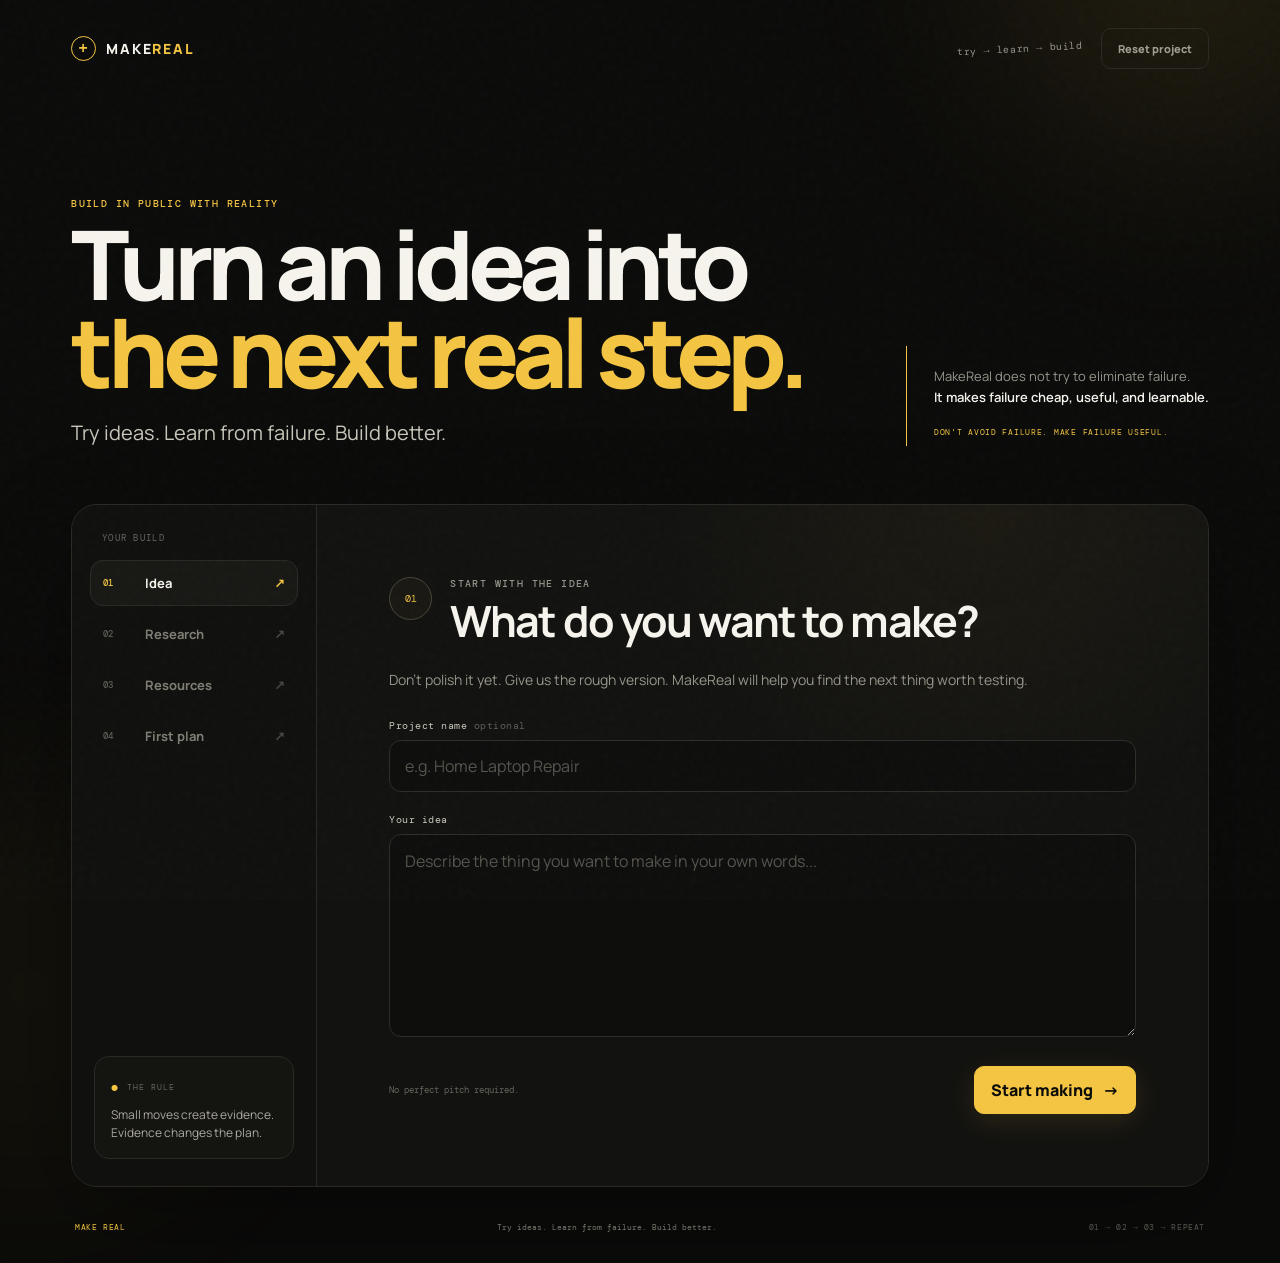
<file: index.html>
<!doctype html>
<html lang="en">
<head>
  <meta charset="UTF-8" />
  <meta name="viewport" content="width=device-width, initial-scale=1.0" />
  <meta name="theme-color" content="#0b0b0a" />
  <meta name="description" content="MakeReal helps you turn ideas into real next steps, using the resources you already have." />
  <title>MakeReal — Try ideas. Learn from failure. Build better.</title>
  <link rel="preconnect" href="https://fonts.googleapis.com" />
  <link rel="preconnect" href="https://fonts.gstatic.com" crossorigin />
  <link href="https://fonts.googleapis.com/css2?family=DM+Mono:wght@400;500&family=Manrope:wght@400;500;600;700;800&display=swap" rel="stylesheet" />
  <link rel="stylesheet" href="style.css" />
</head>
<body>
  <div class="ambient ambient-one" aria-hidden="true"></div>
  <div class="ambient ambient-two" aria-hidden="true"></div>

  <main class="app-shell">
    <header class="topbar">
      <a class="brand" href="#" aria-label="MakeReal home" data-brand>
        <span class="brand-mark">+</span>
        <span>MAKE<span>REAL</span></span>
      </a>
      <div class="topbar-right">
        <p class="floating-note note-one">try → learn → build</p>
        <button id="resetBtn" class="ghost-button" type="button">Reset project</button>
      </div>
    </header>

    <section class="hero-intro" aria-labelledby="heroTitle">
      <div class="hero-copy">
        <p class="eyebrow yellow">BUILD IN PUBLIC WITH REALITY</p>
        <h1 id="heroTitle">Turn an idea into<br /><span>the next real step.</span></h1>
        <p class="hero-subtitle">Try ideas. Learn from failure. Build better.</p>
      </div>
      <div class="manifesto" aria-label="MakeReal philosophy">
        <span class="manifesto-line"></span>
        <p>MakeReal does not try to eliminate failure.<br /><strong>It makes failure cheap, useful, and learnable.</strong></p>
        <span class="manifesto-tag">DON'T AVOID FAILURE. MAKE FAILURE USEFUL.</span>
      </div>
    </section>

    <section id="workspace" class="workspace">
      <aside class="sidebar">
        <div>
          <p class="sidebar-label">YOUR BUILD</p>
          <nav aria-label="Project stages">
            <button class="nav-item active" data-section="idea" type="button">
              <span class="nav-number">01</span><span>Idea</span><span class="nav-arrow">↗</span>
            </button>
            <button class="nav-item" data-section="research" type="button">
              <span class="nav-number">02</span><span>Research</span><span class="nav-arrow">↗</span>
            </button>
            <button class="nav-item" data-section="resources" type="button">
              <span class="nav-number">03</span><span>Resources</span><span class="nav-arrow">↗</span>
            </button>
            <button class="nav-item" data-section="plan" type="button">
              <span class="nav-number">04</span><span>First plan</span><span class="nav-arrow">↗</span>
            </button>
          </nav>
        </div>
        <div class="principle">
          <span class="principle-dot">●</span>
          <span class="principle-label">THE RULE</span>
          <p>Small moves create evidence. Evidence changes the plan.</p>
        </div>
      </aside>

      <section class="content">
        <div id="ideaSection" class="stage">
          <div class="stage-heading">
            <span class="step-number">01</span>
            <div>
              <p class="eyebrow">START WITH THE IDEA</p>
              <h2>What do you want to make?</h2>
            </div>
          </div>
          <p class="stage-intro">Don't polish it yet. Give us the rough version. MakeReal will help you find the next thing worth testing.</p>
          <label for="projectName">Project name <span>optional</span></label>
          <input id="projectName" type="text" maxlength="80" placeholder="e.g. Home Laptop Repair" autocomplete="off" />
          <label for="ideaInput">Your idea</label>
          <textarea id="ideaInput" maxlength="2000" rows="7" placeholder="Describe the thing you want to make in your own words..."></textarea>
          <div class="form-footer">
            <span class="micro-copy">No perfect pitch required.</span>
            <button id="ideaNext" class="primary-button" type="button">Start making <span>→</span></button>
          </div>
        </div>

        <div id="researchSection" class="stage hidden">
          <div class="stage-heading">
            <span class="step-number">02</span>
            <div>
              <p class="eyebrow">RESEARCH BEFORE BUILDING</p>
              <h2>Answer the right questions before you move.</h2>
            </div>
          </div>
          <p class="stage-intro">Với mỗi ý tưởng, hãy kiểm tra xem khách hàng thật sự là ai, họ đang cần gì, và liệu giải pháp của bạn đang đi đúng hướng hay chưa.</p>
          <div id="researchForm" class="research-grid"></div>
          <div class="form-footer">
            <span class="micro-copy">Good research reduces fake confidence.</span>
            <button id="researchNext" class="primary-button" type="button">Continue to resources <span>→</span></button>
          </div>
        </div>

        <div id="resourcesSection" class="stage hidden">
          <div class="stage-heading">
            <span class="step-number">03</span>
            <div>
              <p class="eyebrow">START WITH WHAT YOU HAVE</p>
              <h2>What resources do you already have?</h2>
            </div>
          </div>
          <p class="stage-intro">Money is only one resource. Time, skills, people, knowledge, equipment and an audience can all move an idea forward.</p>
          <div id="resourceList" class="resource-list"></div>
          <div class="resource-form">
            <select id="resourceType" aria-label="Resource type">
              <option value="time">Time</option>
              <option value="money">Money</option>
              <option value="skill">Skill</option>
              <option value="knowledge">Knowledge</option>
              <option value="people">People</option>
              <option value="equipment">Equipment</option>
              <option value="audience">Audience</option>
              <option value="other">Other</option>
            </select>
            <input id="resourceInput" type="text" maxlength="160" placeholder="e.g. 2 hours every evening" autocomplete="off" />
            <button id="addResource" class="secondary-button" type="button">Add <span>+</span></button>
          </div>
          <div class="form-footer">
            <span class="micro-copy">Start from reality, not fantasy.</span>
            <button id="resourceNext" class="primary-button" type="button">Build my first plan <span>→</span></button>
          </div>
        </div>

        <div id="planSection" class="stage hidden">
          <div class="stage-heading">
            <span class="step-number">04</span>
            <div>
              <p class="eyebrow">MAKE A MOVE</p>
              <h2>Your first plan</h2>
            </div>
          </div>
          <div id="projectSummary" class="summary-card"></div>
          <div class="plan-heading-row">
            <span class="eyebrow">THREE SMALL MOVES</span>
            <span class="floating-chip">EVIDENCE &gt; ASSUMPTIONS</span>
          </div>
          <div id="planList" class="plan-list"></div>
          <div id="nextAction" class="next-action"></div>
        </div>
      </section>
    </section>

    <footer class="footer-manifesto">
      <span>MAKE REAL</span>
      <p>Try ideas. Learn from failure. Build better.</p>
      <span>01 → 02 → 03 → repeat</span>
    </footer>
  </main>
  <script type="module" src="app.js"></script>
</body>
</html>
</file>
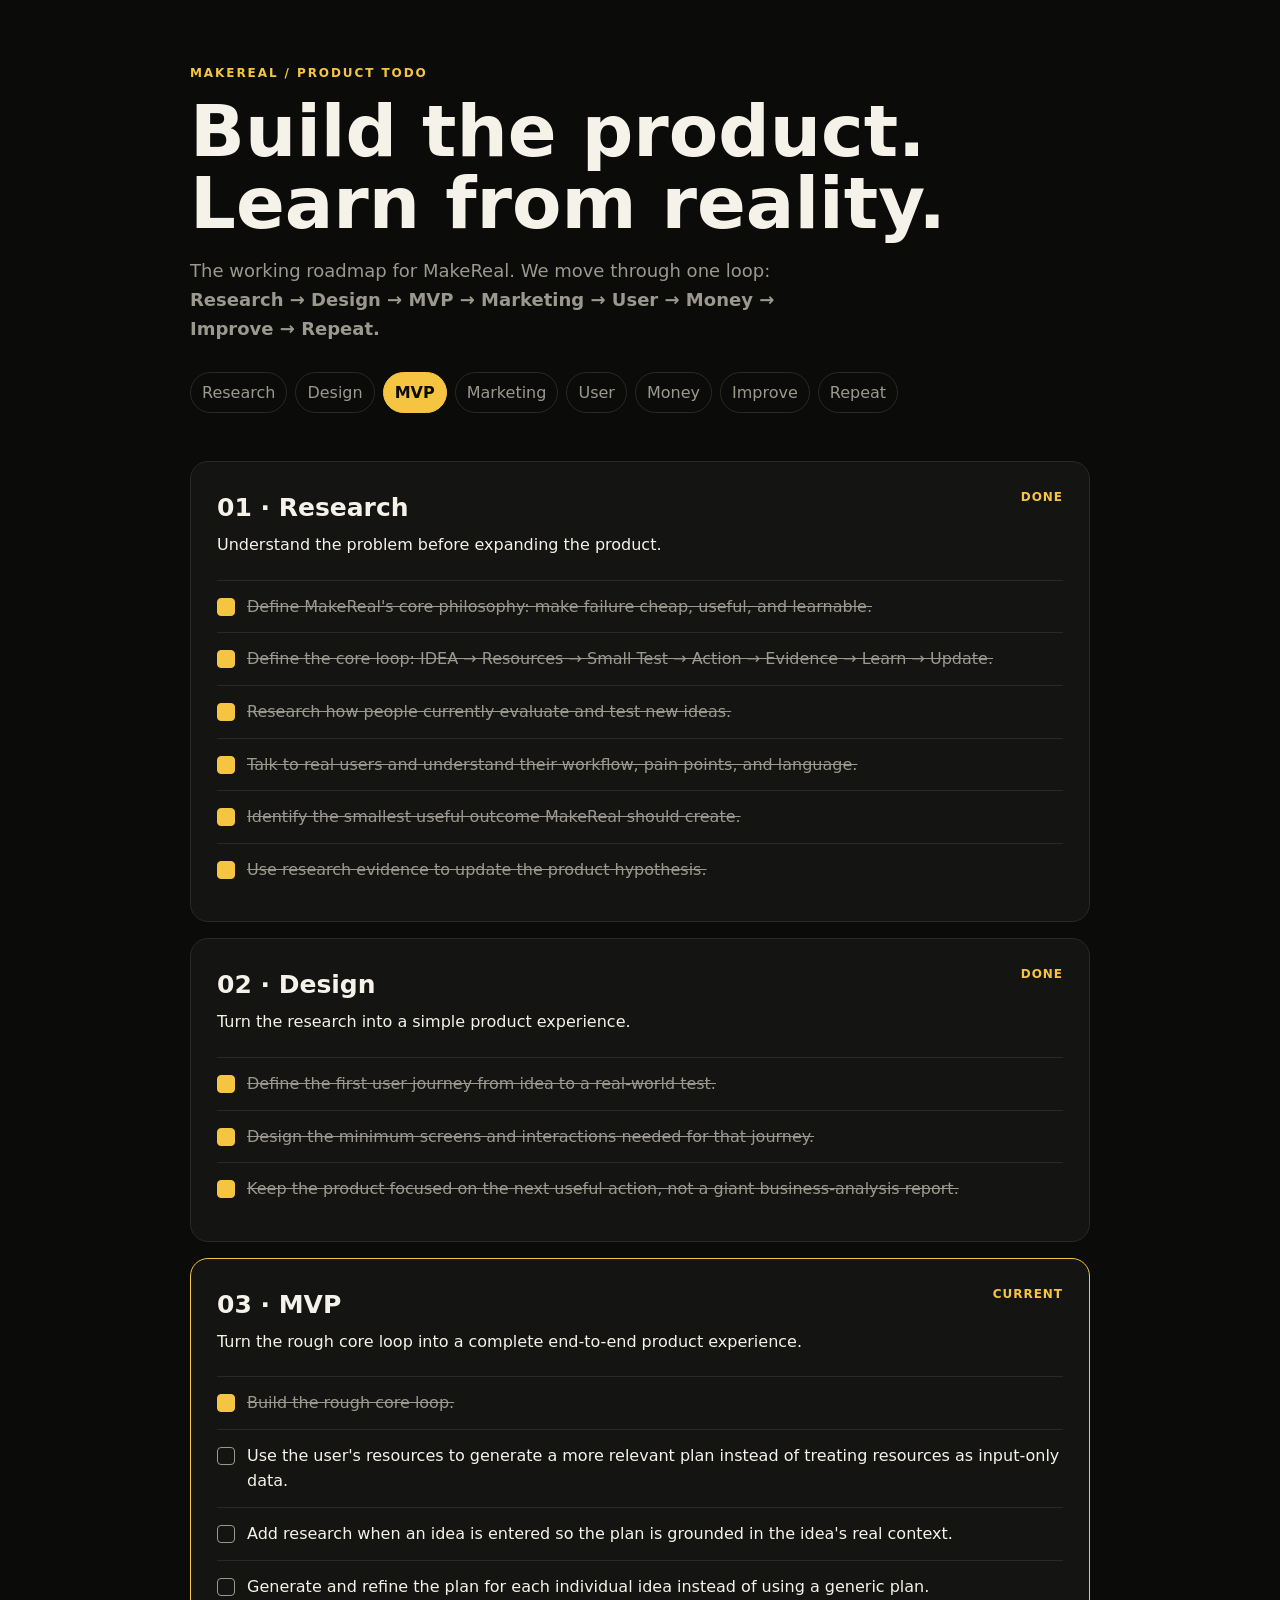
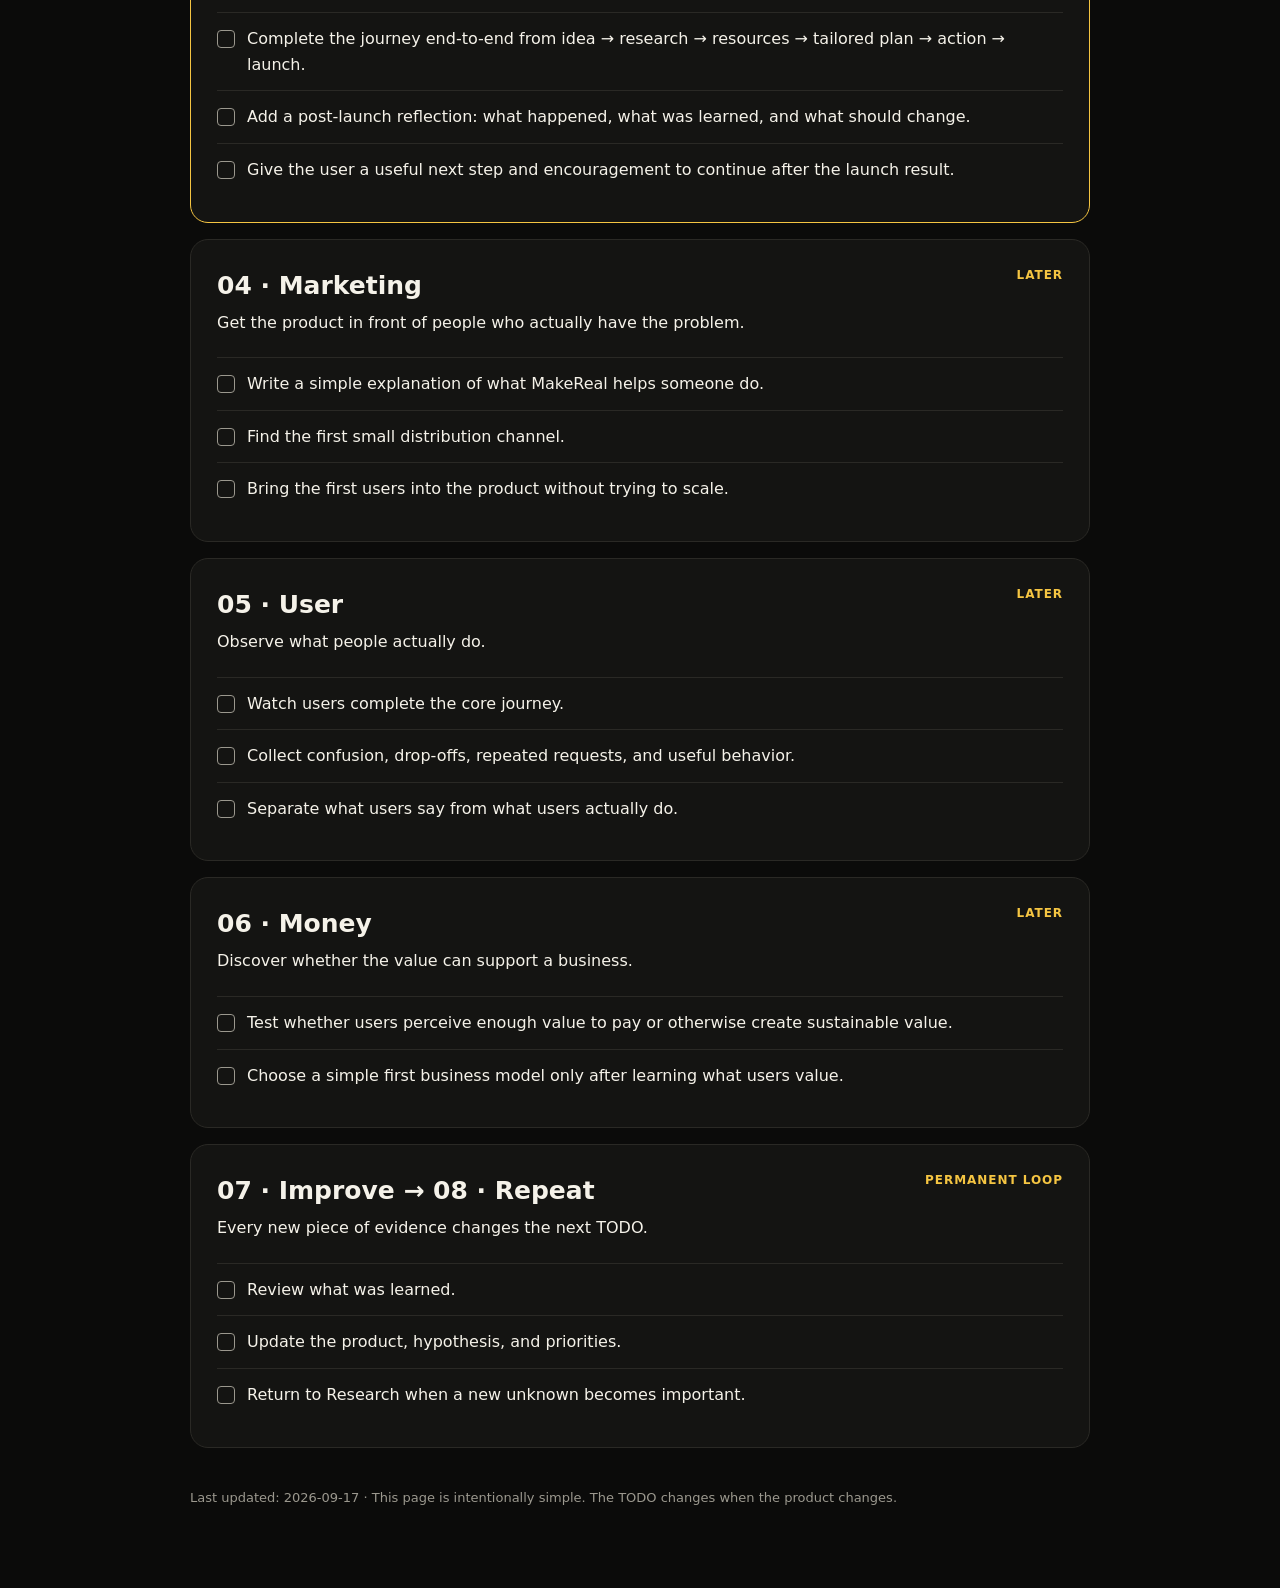
<file: todo.html>
<!doctype html>
<html lang="en">
<head>
  <meta charset="UTF-8" />
  <meta name="viewport" content="width=device-width, initial-scale=1.0" />
  <meta name="theme-color" content="#0b0b0a" />
  <title>MakeReal — Product TODO</title>
  <style>
    :root { --bg:#0b0b0a; --panel:#141412; --text:#f5f2e9; --muted:#9b988e; --yellow:#f5c542; --line:#2a2925; }
    * { box-sizing:border-box; }
    body { margin:0; background:var(--bg); color:var(--text); font:16px/1.6 system-ui,-apple-system,BlinkMacSystemFont,"Segoe UI",sans-serif; }
    main { width:min(900px,92vw); margin:0 auto; padding:64px 0 80px; }
    header { margin-bottom:42px; }
    .eyebrow { color:var(--yellow); font-size:12px; font-weight:700; letter-spacing:.16em; }
    h1 { font-size:clamp(40px,7vw,72px); line-height:1; margin:12px 0; }
    .subtitle { color:var(--muted); max-width:650px; font-size:18px; }
    .loop { display:flex; flex-wrap:wrap; gap:8px; margin:28px 0 48px; }
    .loop span { border:1px solid var(--line); padding:7px 11px; border-radius:999px; color:var(--muted); }
    .loop span.active { color:var(--bg); background:var(--yellow); border-color:var(--yellow); font-weight:700; }
    section { background:var(--panel); border:1px solid var(--line); border-radius:18px; padding:26px; margin:16px 0; }
    .stage-head { display:flex; justify-content:space-between; gap:16px; align-items:flex-start; }
    h2 { margin:0 0 4px; font-size:25px; }
    .status { color:var(--yellow); font-size:12px; font-weight:700; letter-spacing:.08em; }
    ul { list-style:none; padding:0; margin:22px 0 0; }
    li { padding:13px 0; border-top:1px solid var(--line); display:flex; gap:12px; }
    li.done { color:var(--muted); text-decoration:line-through; }
    .box { width:18px; height:18px; border:1px solid var(--muted); border-radius:4px; flex:0 0 auto; margin-top:4px; }
    .done .box { background:var(--yellow); border-color:var(--yellow); }
    .next { border-color:var(--yellow); }
    .next strong { color:var(--yellow); }
    footer { color:var(--muted); margin-top:40px; font-size:13px; }
    a { color:var(--yellow); }
  </style>
</head>
<body>
  <main>
    <header>
      <div class="eyebrow">MAKEREAL / PRODUCT TODO</div>
      <h1>Build the product.<br>Learn from reality.</h1>
      <p class="subtitle">The working roadmap for MakeReal. We move through one loop: <strong>Research → Design → MVP → Marketing → User → Money → Improve → Repeat.</strong></p>
      <div class="loop" aria-label="Product loop">
        <span>Research</span><span>Design</span><span class="active">MVP</span><span>Marketing</span><span>User</span><span>Money</span><span>Improve</span><span>Repeat</span>
      </div>
    </header>

    <section>
      <div class="stage-head"><div><h2>01 · Research</h2><div>Understand the problem before expanding the product.</div></div><div class="status">DONE</div></div>
      <ul>
        <li class="done"><span class="box"></span><span>Define MakeReal's core philosophy: make failure cheap, useful, and learnable.</span></li>
        <li class="done"><span class="box"></span><span>Define the core loop: IDEA → Resources → Small Test → Action → Evidence → Learn → Update.</span></li>
        <li class="done"><span class="box"></span><span>Research how people currently evaluate and test new ideas.</span></li>
        <li class="done"><span class="box"></span><span>Talk to real users and understand their workflow, pain points, and language.</span></li>
        <li class="done"><span class="box"></span><span>Identify the smallest useful outcome MakeReal should create.</span></li>
        <li class="done"><span class="box"></span><span>Use research evidence to update the product hypothesis.</span></li>
      </ul>
    </section>

    <section>
      <div class="stage-head"><div><h2>02 · Design</h2><div>Turn the research into a simple product experience.</div></div><div class="status">DONE</div></div>
      <ul>
        <li class="done"><span class="box"></span><span>Define the first user journey from idea to a real-world test.</span></li>
        <li class="done"><span class="box"></span><span>Design the minimum screens and interactions needed for that journey.</span></li>
        <li class="done"><span class="box"></span><span>Keep the product focused on the next useful action, not a giant business-analysis report.</span></li>
      </ul>
    </section>

    <section class="next">
      <div class="stage-head"><div><h2>03 · MVP</h2><div>Turn the rough core loop into a complete end-to-end product experience.</div></div><div class="status">CURRENT</div></div>
      <ul>
        <li class="done"><span class="box"></span><span>Build the rough core loop.</span></li>
        <li><span class="box"></span><span>Use the user's resources to generate a more relevant plan instead of treating resources as input-only data.</span></li>
        <li><span class="box"></span><span>Add research when an idea is entered so the plan is grounded in the idea's real context.</span></li>
        <li><span class="box"></span><span>Generate and refine the plan for each individual idea instead of using a generic plan.</span></li>
        <li><span class="box"></span><span>Complete the journey end-to-end from idea → research → resources → tailored plan → action → launch.</span></li>
        <li><span class="box"></span><span>Add a post-launch reflection: what happened, what was learned, and what should change.</span></li>
        <li><span class="box"></span><span>Give the user a useful next step and encouragement to continue after the launch result.</span></li>
      </ul>
    </section>

    <section>
      <div class="stage-head"><div><h2>04 · Marketing</h2><div>Get the product in front of people who actually have the problem.</div></div><div class="status">LATER</div></div>
      <ul>
        <li><span class="box"></span><span>Write a simple explanation of what MakeReal helps someone do.</span></li>
        <li><span class="box"></span><span>Find the first small distribution channel.</span></li>
        <li><span class="box"></span><span>Bring the first users into the product without trying to scale.</span></li>
      </ul>
    </section>

    <section>
      <div class="stage-head"><div><h2>05 · User</h2><div>Observe what people actually do.</div></div><div class="status">LATER</div></div>
      <ul>
        <li><span class="box"></span><span>Watch users complete the core journey.</span></li>
        <li><span class="box"></span><span>Collect confusion, drop-offs, repeated requests, and useful behavior.</span></li>
        <li><span class="box"></span><span>Separate what users say from what users actually do.</span></li>
      </ul>
    </section>

    <section>
      <div class="stage-head"><div><h2>06 · Money</h2><div>Discover whether the value can support a business.</div></div><div class="status">LATER</div></div>
      <ul>
        <li><span class="box"></span><span>Test whether users perceive enough value to pay or otherwise create sustainable value.</span></li>
        <li><span class="box"></span><span>Choose a simple first business model only after learning what users value.</span></li>
      </ul>
    </section>

    <section>
      <div class="stage-head"><div><h2>07 · Improve → 08 · Repeat</h2><div>Every new piece of evidence changes the next TODO.</div></div><div class="status">PERMANENT LOOP</div></div>
      <ul>
        <li><span class="box"></span><span>Review what was learned.</span></li>
        <li><span class="box"></span><span>Update the product, hypothesis, and priorities.</span></li>
        <li><span class="box"></span><span>Return to Research when a new unknown becomes important.</span></li>
      </ul>
    </section>

    <footer>Last updated: 2026-09-17 · This page is intentionally simple. The TODO changes when the product changes.</footer>
  </main>
</body>
</html>
</file>
<file: style.css>
:root {
  font-family: "Manrope", ui-sans-serif, system-ui, sans-serif;
  color: #f6f4ed;
  background: #0b0b0a;
  font-synthesis: none;
  --black: #0b0b0a;
  --surface: #121210;
  --surface-2: #181815;
  --line: #2a2a25;
  --muted: #96958b;
  --soft: #c9c7bb;
  --white: #f6f4ed;
  --yellow: #f4c542;
  --yellow-hot: #ffd95a;
}

* { box-sizing: border-box; }
html { scroll-behavior: smooth; }
body { margin: 0; min-width: 320px; background: var(--black); overflow-x: hidden; }
body::before { content: ""; position: fixed; inset: 0; pointer-events: none; opacity: .035; background-image: url("data:image/svg+xml,%3Csvg viewBox='0 0 160 160' xmlns='http://www.w3.org/2000/svg'%3E%3Cfilter id='n'%3E%3CfeTurbulence type='fractalNoise' baseFrequency='.9' numOctaves='3' stitchTiles='stitch'/%3E%3C/filter%3E%3Crect width='100%25' height='100%25' filter='url(%23n)' opacity='.7'/%3E%3C/svg%3E"); z-index: 20; }
button, input, textarea, select { font: inherit; }
button { cursor: pointer; }
button:focus-visible, input:focus-visible, textarea:focus-visible, select:focus-visible { outline: 2px solid var(--yellow); outline-offset: 3px; }

.ambient { position: fixed; width: 420px; height: 420px; border-radius: 50%; pointer-events: none; filter: blur(110px); opacity: .09; background: var(--yellow); }
.ambient-one { top: -260px; right: -120px; }
.ambient-two { bottom: -300px; left: -180px; opacity: .045; }

.app-shell { width: min(1240px, 100%); margin: 0 auto; padding: 28px clamp(18px, 4vw, 52px) 26px; position: relative; }
.topbar { display: flex; align-items: center; justify-content: space-between; gap: 24px; margin-bottom: clamp(70px, 10vw, 130px); }
.brand { display: inline-flex; align-items: center; gap: 10px; color: var(--white); text-decoration: none; font-size: 14px; font-weight: 800; letter-spacing: .13em; }
.brand > span:last-child span { color: var(--yellow); }
.brand-mark { display: grid; place-items: center; width: 25px; height: 25px; border: 1px solid var(--yellow); border-radius: 50%; color: var(--yellow); font-family: "DM Mono", monospace; font-size: 17px; line-height: 1; }
.topbar-right { display: flex; align-items: center; gap: 18px; }
.floating-note { margin: 0; color: var(--muted); font-family: "DM Mono", monospace; font-size: 10px; letter-spacing: .06em; transform: rotate(-3deg); }

.eyebrow { margin: 0 0 10px; font-family: "DM Mono", monospace; font-size: 10px; font-weight: 500; letter-spacing: .14em; color: var(--muted); }
.eyebrow.yellow { color: var(--yellow); }
h1, h2, h3, p { margin-top: 0; }
h1 { max-width: 900px; margin-bottom: 22px; font-size: clamp(45px, 8vw, 96px); line-height: .92; letter-spacing: -.065em; font-weight: 800; }
h1 span { color: var(--yellow); }
h2 { margin-bottom: 0; font-size: clamp(28px, 4vw, 43px); line-height: .98; letter-spacing: -.045em; }
.hero-intro { display: grid; grid-template-columns: minmax(0, 1.4fr) minmax(240px, .6fr); gap: 50px; align-items: end; margin-bottom: 58px; }
.hero-subtitle { margin: 0; color: var(--soft); font-size: clamp(16px, 2vw, 20px); }
.manifesto { position: relative; justify-self: end; max-width: 360px; padding: 20px 0 8px 28px; color: var(--muted); font-size: 13px; line-height: 1.65; }
.manifesto-line { position: absolute; top: 0; left: 0; width: 1px; height: 100%; background: var(--yellow); }
.manifesto strong { color: var(--white); font-weight: 600; }
.manifesto-tag { display: block; margin-top: 17px; color: var(--yellow); font-family: "DM Mono", monospace; font-size: 8px; letter-spacing: .09em; line-height: 1.5; }

.workspace { display: grid; grid-template-columns: 245px 1fr; min-height: 660px; border: 1px solid var(--line); border-radius: 26px; overflow: hidden; background: var(--surface); box-shadow: 0 30px 100px rgba(0,0,0,.32); }
.sidebar { display: flex; flex-direction: column; justify-content: space-between; padding: 27px 18px; background: #10100e; border-right: 1px solid var(--line); }
.sidebar-label { margin: 0 0 16px 12px; color: #66655e; font-family: "DM Mono", monospace; font-size: 9px; letter-spacing: .14em; }
nav { display: grid; gap: 5px; }
.nav-item { display: grid; grid-template-columns: 34px 1fr 20px; align-items: center; gap: 8px; width: 100%; border: 1px solid transparent; border-radius: 13px; background: transparent; padding: 13px 12px; text-align: left; color: #7f7e75; font-weight: 700; font-size: 13px; transition: background .2s ease, color .2s ease, border-color .2s ease, transform .2s ease; }
.nav-item:hover { color: var(--white); transform: translateX(3px); }
.nav-item.active { color: var(--white); background: var(--surface-2); border-color: var(--line); }
.nav-number { color: #5d5c56; font-family: "DM Mono", monospace; font-size: 9px; }
.nav-item.active .nav-number, .nav-item.active .nav-arrow { color: var(--yellow); }
.nav-arrow { color: #494842; text-align: right; }
.principle { margin: 20px 4px 0; padding: 16px; border: 1px solid var(--line); border-radius: 15px; background: #141411; }
.principle-dot { color: var(--yellow); font-size: 8px; }
.principle-label { margin-left: 6px; color: #68675f; font-family: "DM Mono", monospace; font-size: 8px; letter-spacing: .12em; }
.principle p { margin: 11px 0 0; color: #aaa89f; font-size: 12px; line-height: 1.5; }

.content { padding: clamp(28px, 6vw, 72px); background: radial-gradient(circle at 75% 0%, rgba(244,197,66,.045), transparent 34%), var(--surface); }
.stage { max-width: 750px; margin: 0 auto; animation: rise .35s ease both; }
.hidden { display: none; }
@keyframes rise { from { opacity: 0; transform: translateY(8px); } to { opacity: 1; transform: translateY(0); } }
.stage-heading { display: flex; gap: 18px; align-items: flex-start; margin-bottom: 26px; }
.step-number { display: grid; place-items: center; width: 43px; height: 43px; flex: 0 0 43px; border: 1px solid #4a4739; border-radius: 50%; background: #191813; color: var(--yellow); font-family: "DM Mono", monospace; font-size: 10px; }
.stage-intro { max-width: 650px; margin: 0 0 28px; color: var(--muted); line-height: 1.65; font-size: 14px; }
.research-grid { display: grid; gap: 18px; }
.research-question { padding: 16px; border: 1px solid var(--line); border-radius: 14px; background: #121210; }
.research-question label { display: block; margin: 0 0 10px; color: var(--soft); font-family: "DM Mono", monospace; font-size: 10px; letter-spacing: .05em; }
label { display: block; margin: 21px 0 8px; color: var(--soft); font-family: "DM Mono", monospace; font-size: 10px; letter-spacing: .05em; }
label span { color: #5d5c56; }
input, textarea, select { width: 100%; border: 1px solid #2e2e29; border-radius: 12px; background: #0e0e0d; color: var(--white); padding: 14px 15px; outline: none; transition: border-color .2s ease, box-shadow .2s ease, background .2s ease; }
input::placeholder, textarea::placeholder { color: #55544d; }
input:focus, textarea:focus, select:focus { border-color: #6c5d2d; background: #11110f; box-shadow: 0 0 0 3px rgba(244,197,66,.07); }
textarea { resize: vertical; min-height: 160px; line-height: 1.55; }
select { appearance: auto; }
.form-footer { display: flex; align-items: center; justify-content: space-between; gap: 18px; margin-top: 24px; }
.micro-copy { color: #66655e; font-family: "DM Mono", monospace; font-size: 9px; }
.primary-button, .secondary-button, .ghost-button { border-radius: 10px; padding: 12px 16px; font-weight: 800; transition: transform .18s ease, background .18s ease, border-color .18s ease; }
.primary-button { border: 1px solid var(--yellow); background: var(--yellow); color: #0b0b0a; box-shadow: 0 7px 28px rgba(244,197,66,.12); }
.primary-button:hover { background: var(--yellow-hot); transform: translateY(-2px); }
.primary-button span, .secondary-button span { margin-left: 7px; }
.secondary-button { border: 1px solid #34342e; background: #191916; color: var(--white); }
.secondary-button:hover { border-color: #55534a; transform: translateY(-1px); }
.ghost-button { border: 1px solid var(--line); background: transparent; color: #a09e94; font-size: 11px; }
.ghost-button:hover { border-color: #4a4942; color: var(--white); }

.resource-list { display: grid; gap: 8px; margin-top: 20px; }
.resource { display: flex; justify-content: space-between; align-items: center; gap: 12px; padding: 13px 14px; border: 1px solid #2a2a25; border-radius: 12px; background: #10100f; animation: rise .2s ease both; }
.resource strong { display: block; color: var(--yellow); font-family: "DM Mono", monospace; font-size: 9px; text-transform: uppercase; letter-spacing: .08em; }
.resource span { display: block; margin-top: 4px; color: var(--soft); font-size: 13px; }
.remove { border: 0; background: transparent; color: #66655e; font-size: 11px; }
.remove:hover { color: #d2d0c7; }
.resource-form { display: grid; grid-template-columns: 145px 1fr auto; gap: 8px; margin-top: 18px; }

.summary-card { position: relative; padding: 20px; border: 1px solid #36352e; border-radius: 15px; background: linear-gradient(135deg, #191813, #11110f); margin-bottom: 26px; overflow: hidden; }
.summary-card::after { content: "MAKE IT REAL"; position: absolute; right: -7px; bottom: -14px; color: rgba(244,197,66,.045); font-size: 48px; font-weight: 800; letter-spacing: -.05em; transform: rotate(-8deg); }
.summary-card h3 { position: relative; z-index: 1; margin: 0 0 7px; font-size: 18px; }
.summary-card p { position: relative; z-index: 1; margin: 0; max-width: 85%; color: #aaa89f; line-height: 1.5; font-size: 13px; }
.plan-heading-row { display: flex; align-items: center; justify-content: space-between; gap: 12px; margin-bottom: 10px; }
.plan-heading-row .eyebrow { margin: 0; }
.floating-chip { color: #7c7a70; font-family: "DM Mono", monospace; font-size: 8px; letter-spacing: .05em; transform: rotate(2deg); }
.plan-list { display: grid; gap: 9px; }
.plan-step { display: grid; grid-template-columns: 32px 1fr; gap: 13px; padding: 16px; border: 1px solid #2b2b26; border-radius: 13px; background: #10100f; transition: border-color .2s ease, transform .2s ease; }
.plan-step:hover { border-color: #4b493e; transform: translateX(2px); }
.plan-step input { width: 17px; height: 17px; margin: 2px 0 0; accent-color: var(--yellow); }
.plan-step h3 { margin: 0 0 5px; font-size: 15px; }
.plan-step p { margin: 0; color: #88877e; font-size: 13px; line-height: 1.5; }
.next-action { position: relative; margin-top: 22px; padding: 18px 20px; border: 1px solid #4d4222; border-radius: 15px; background: #18150b; color: var(--white); overflow: hidden; }
.next-action::after { content: "→"; position: absolute; right: 20px; bottom: 8px; color: rgba(244,197,66,.17); font-size: 70px; font-weight: 800; }
.next-action .eyebrow { position: relative; z-index: 1; color: var(--yellow); }
.next-action p { position: relative; z-index: 1; margin: 0; max-width: 85%; font-size: 15px; line-height: 1.45; }

.footer-manifesto { display: flex; justify-content: space-between; align-items: center; gap: 20px; padding: 35px 4px 5px; color: #57564f; font-family: "DM Mono", monospace; font-size: 8px; letter-spacing: .07em; text-transform: uppercase; }
.footer-manifesto p { margin: 0; color: #77756c; text-transform: none; letter-spacing: 0; }
.footer-manifesto span:first-child { color: var(--yellow); }

@media (max-width: 820px) {
  .topbar { margin-bottom: 70px; }
  .floating-note { display: none; }
  .hero-intro { grid-template-columns: 1fr; gap: 30px; }
  .manifesto { justify-self: start; }
  .workspace { grid-template-columns: 1fr; }
  .sidebar { border-right: 0; border-bottom: 1px solid var(--line); padding: 16px; }
  .principle { display: none; }
  nav { grid-template-columns: repeat(3, 1fr); }
  .nav-item { grid-template-columns: 25px 1fr; }
  .nav-arrow { display: none; }
}

@media (max-width: 560px) {
  .app-shell { padding-top: 18px; }
  .topbar { margin-bottom: 58px; }
  .hero-intro { margin-bottom: 38px; }
  h1 { font-size: clamp(42px, 14vw, 65px); }
  .workspace { border-radius: 19px; }
  .content { padding: 26px 19px 34px; }
  .stage-heading { gap: 12px; }
  .step-number { width: 37px; height: 37px; flex-basis: 37px; }
  .resource-form { grid-template-columns: 1fr; }
  .form-footer { align-items: flex-start; flex-direction: column; }
  .primary-button { width: 100%; }
  .footer-manifesto { flex-direction: column; align-items: flex-start; }
}

@media (prefers-reduced-motion: reduce) {
  html { scroll-behavior: auto; }
  *, *::before, *::after { animation-duration: .01ms !important; animation-iteration-count: 1 !important; transition-duration: .01ms !important; }
}
</file>
